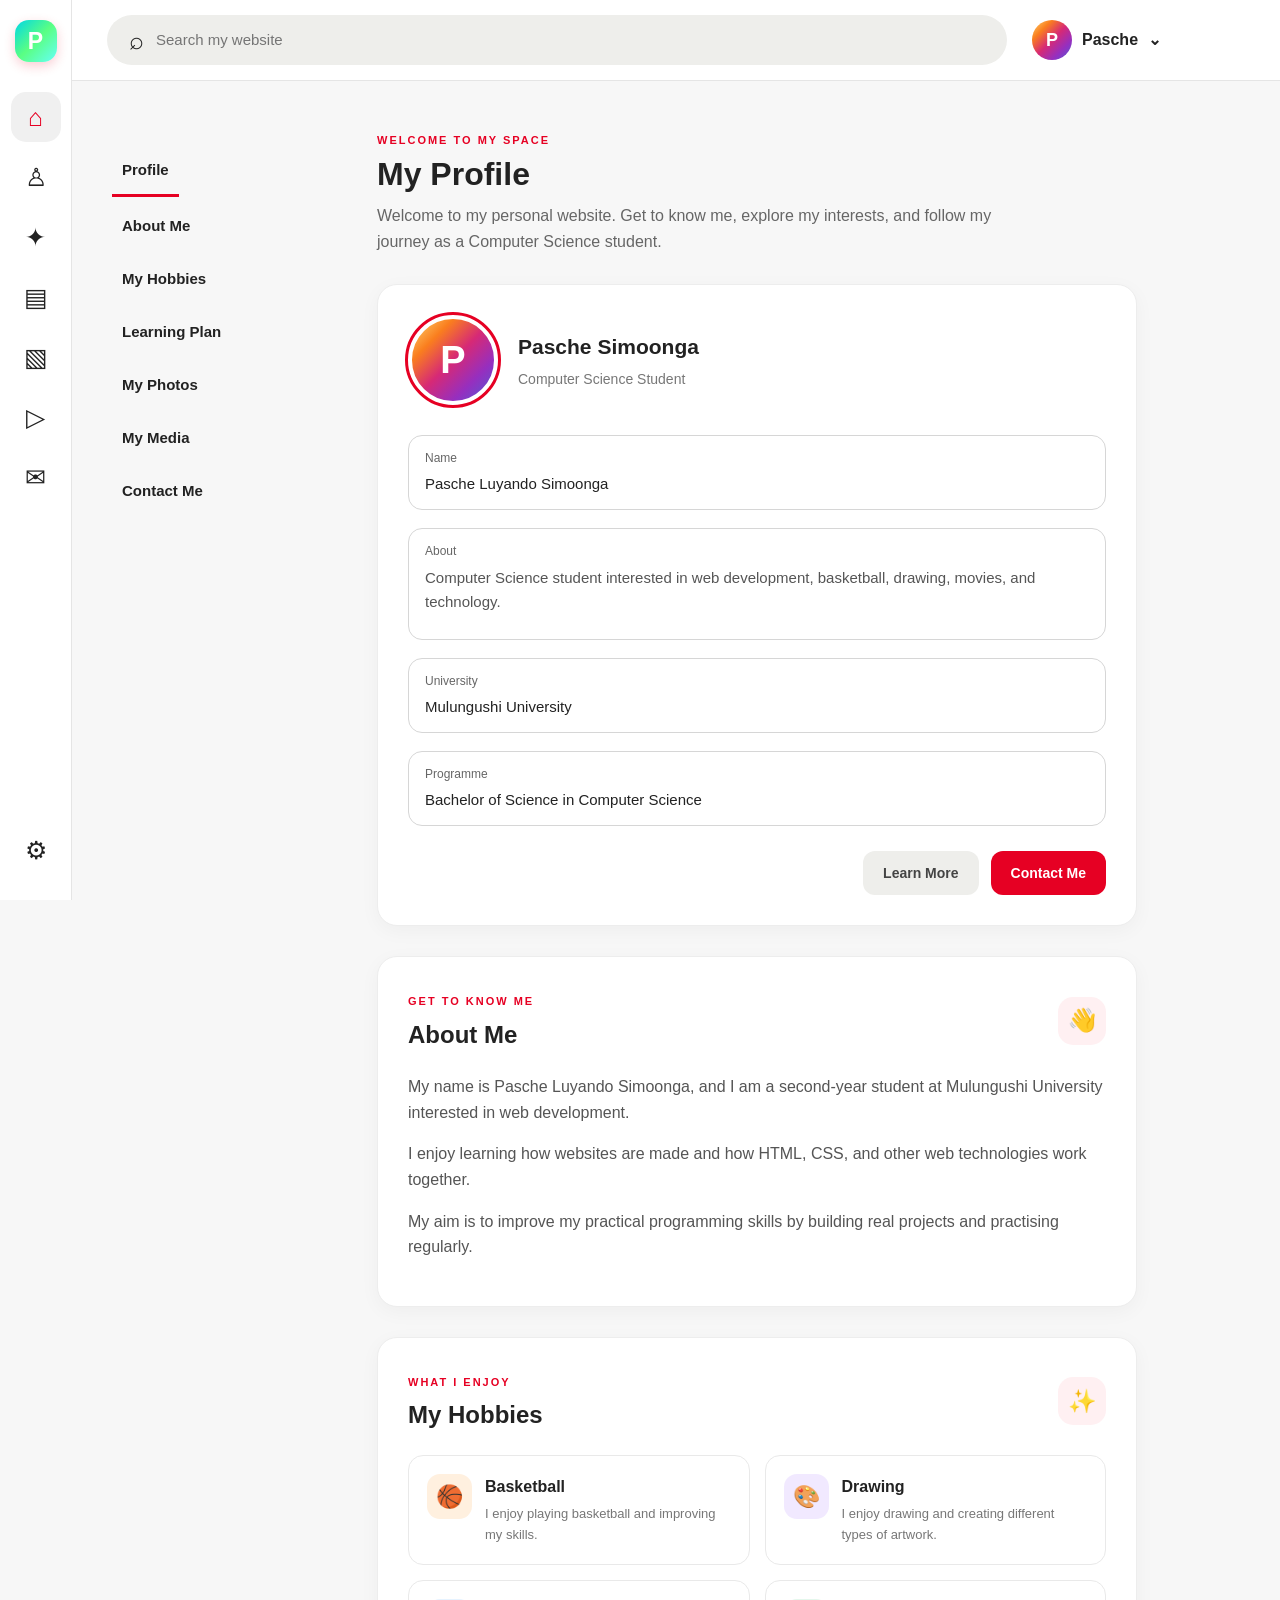
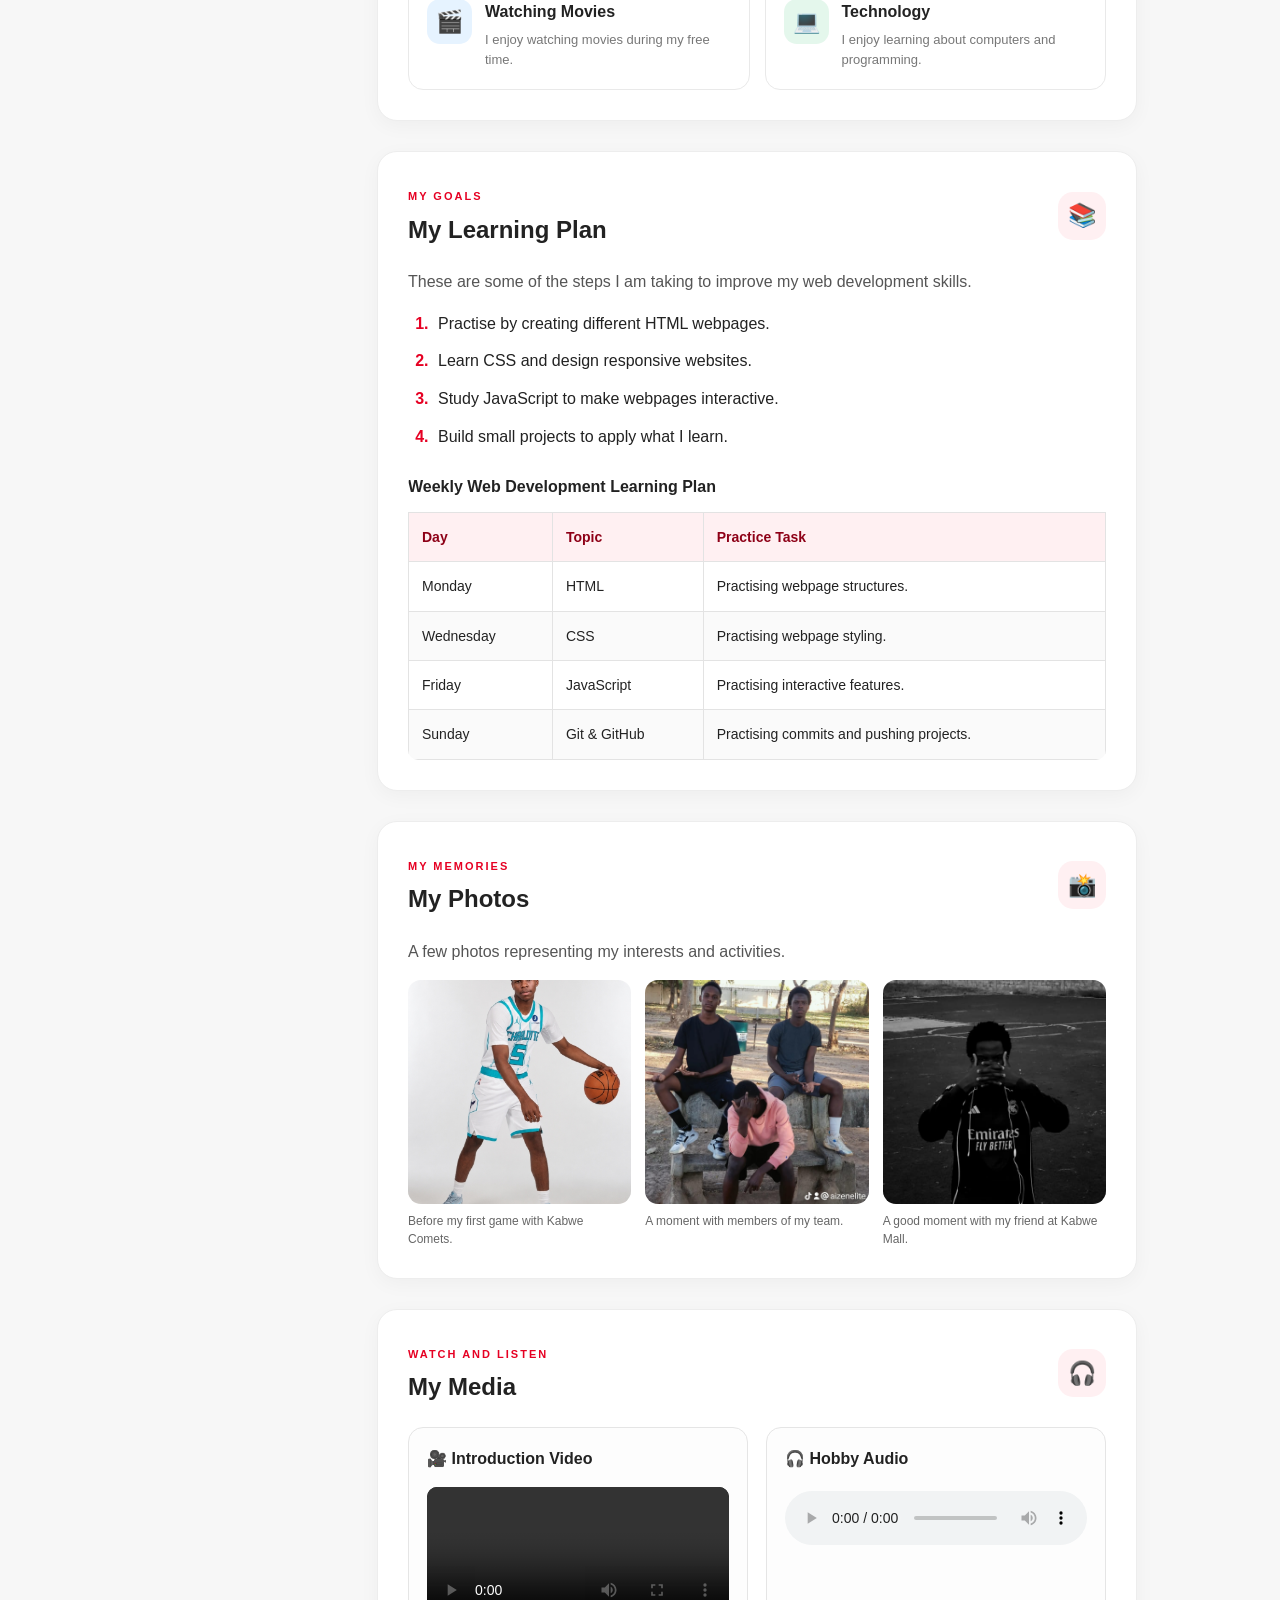
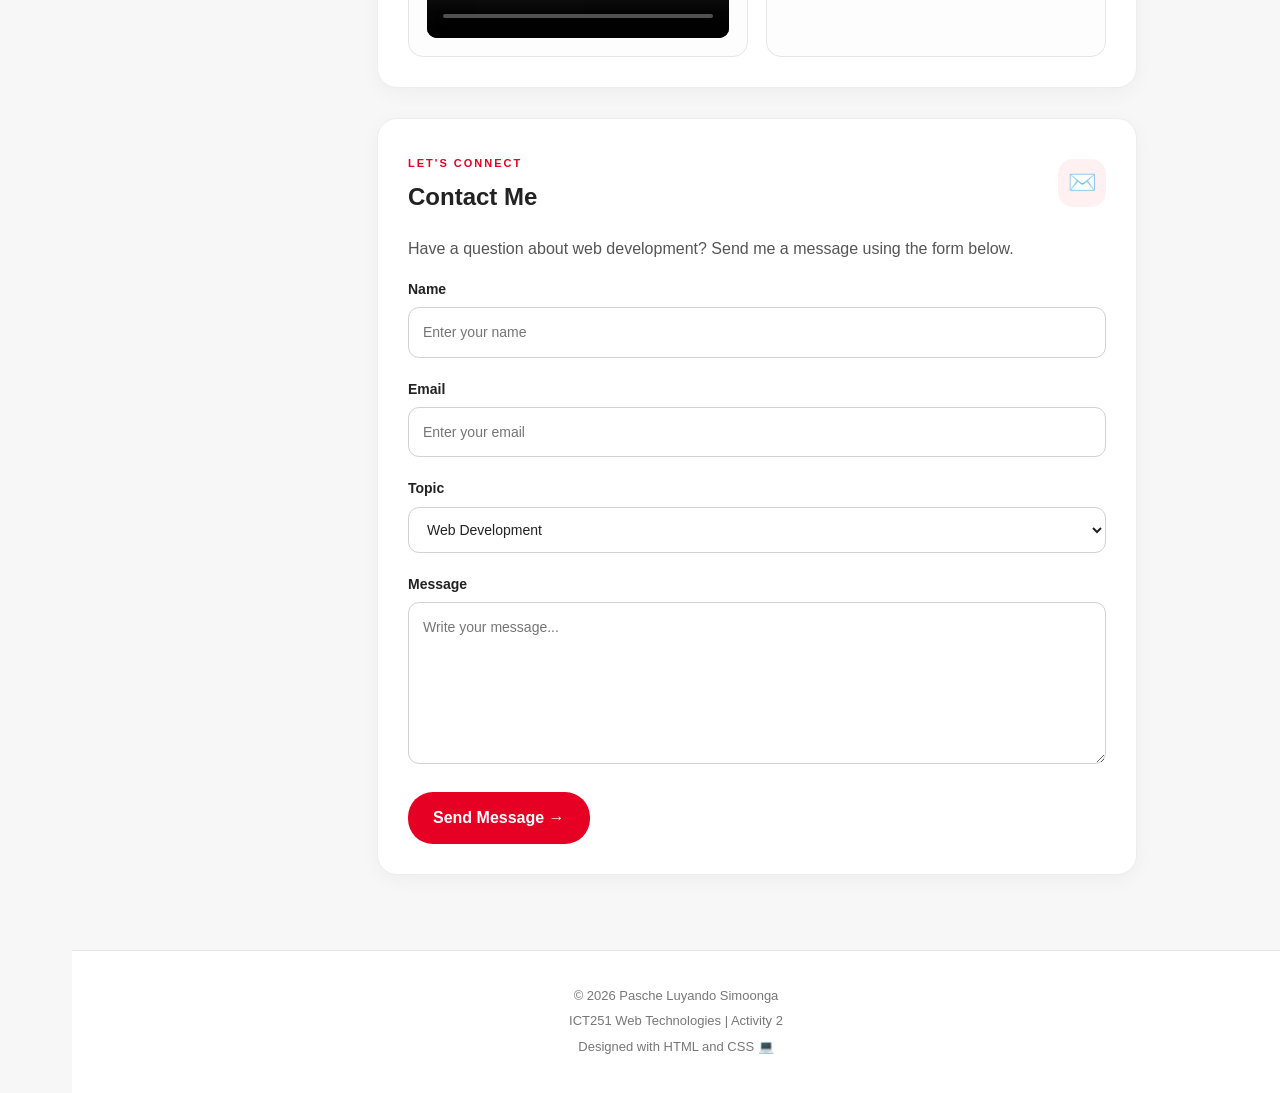
<file: Activity1_backup.html>
<!DOCTYPE html>
<html lang="en">

<head>
    <meta charset="UTF-8">
    <meta name="viewport" content="width=device-width, initial-scale=1.0">

    <title>Pasche Simoonga | Personal Website</title>

    <!-- External CSS -->
    <link rel="stylesheet" href="css/styles.css">
</head>

<body>

    <!-- =========================
         LEFT SIDEBAR
    ========================== -->

    <aside class="sidebar">

        <div class="logo">P</div>

        <a href="#home" class="side-icon active" title="Home">⌂</a>
        <a href="#about" class="side-icon" title="About Me">♙</a>
        <a href="#hobbies" class="side-icon" title="Hobbies">✦</a>
        <a href="#learning" class="side-icon" title="Learning">▤</a>
        <a href="#photos" class="side-icon" title="Photos">▧</a>
        <a href="#media" class="side-icon" title="Media">▷</a>
        <a href="#contact" class="side-icon" title="Contact">✉</a>

        <div class="sidebar-bottom">
            <a href="#contact" class="side-icon" title="Settings">⚙</a>
        </div>

    </aside>


    <!-- =========================
         MAIN PAGE
    ========================== -->

    <div class="page">


        <!-- =========================
             TOP BAR
        ========================== -->

        <header class="topbar">

            <div class="search-box">

                <span class="search-icon">⌕</span>

                <input
                    type="search"
                    placeholder="Search my website">

            </div>

            <div class="top-profile">

                <div class="mini-profile">
                    P
                </div>

                <span class="profile-name">
                    Pasche
                </span>

                <span>⌄</span>

            </div>

        </header>


        <!-- =========================
             MAIN CONTENT
        ========================== -->

        <main class="dashboard">


            <!-- =========================
                 NAVIGATION MENU
            ========================== -->

            <aside class="settings-menu">

                <a href="#home" class="selected">
                    Profile
                </a>

                <a href="#about">
                    About Me
                </a>

                <a href="#hobbies">
                    My Hobbies
                </a>

                <a href="#learning">
                    Learning Plan
                </a>

                <a href="#photos">
                    My Photos
                </a>

                <a href="#media">
                    My Media
                </a>

                <a href="#contact">
                    Contact Me
                </a>

            </aside>


            <!-- =========================
                 CONTENT AREA
            ========================== -->

            <div class="content-area">


                <!-- PAGE INTRODUCTION -->

                <div class="page-title">

                    <span class="eyebrow">
                        WELCOME TO MY SPACE
                    </span>

                    <h1>
                        My Profile
                    </h1>

                    <p>
                        Welcome to my personal website.
                        Get to know me, explore my interests,
                        and follow my journey as a Computer
                        Science student.
                    </p>

                </div>


                <!-- =========================
                     PROFILE
                ========================== -->

                <section id="home" class="profile-card">

                    <div class="profile-photo-area">

                        <div class="large-profile">
                            P
                        </div>

                        <div class="profile-heading">

                            <h2>
                                Pasche Simoonga
                            </h2>

                            <p>
                                Computer Science Student
                            </p>

                        </div>

                    </div>


                    <div class="profile-field">

                        <label>
                            Name
                        </label>

                        <div class="field-value">
                            Pasche Luyando Simoonga
                        </div>

                    </div>


                    <div class="profile-field">

                        <label>
                            About
                        </label>

                        <div class="field-value about-field">

                            Computer Science student interested
                            in web development, basketball,
                            drawing, movies, and technology.

                        </div>

                    </div>


                    <div class="profile-field">

                        <label>
                            University
                        </label>

                        <div class="field-value">
                            Mulungushi University
                        </div>

                    </div>


                    <div class="profile-field">

                        <label>
                            Programme
                        </label>

                        <div class="field-value">

                            Bachelor of Science in
                            Computer Science

                        </div>

                    </div>


                    <div class="profile-buttons">

                        <a href="#about" class="reset-button">
                            Learn More
                        </a>

                        <a href="#contact" class="save-button">
                            Contact Me
                        </a>

                    </div>

                </section>


                <!-- =========================
                     ABOUT ME
                ========================== -->

                <section id="about" class="information-card">

                    <div class="card-heading">

                        <div>

                            <span class="eyebrow">
                                GET TO KNOW ME
                            </span>

                            <h2>
                                About Me
                            </h2>

                        </div>

                        <span class="heading-icon">
                            👋
                        </span>

                    </div>


                    <p>
                        My name is Pasche Luyando Simoonga,
                        and I am a second-year student at
                        Mulungushi University interested in
                        web development.
                    </p>

                    <p>
                        I enjoy learning how websites are made
                        and how HTML, CSS, and other web
                        technologies work together.
                    </p>

                    <p>
                        My aim is to improve my practical
                        programming skills by building real
                        projects and practising regularly.
                    </p>

                </section>


                <!-- =========================
                     HOBBIES
                ========================== -->

                <section id="hobbies" class="information-card">

                    <div class="card-heading">

                        <div>

                            <span class="eyebrow">
                                WHAT I ENJOY
                            </span>

                            <h2>
                                My Hobbies
                            </h2>

                        </div>

                        <span class="heading-icon">
                            ✨
                        </span>

                    </div>


                    <div class="hobby-grid">


                        <article class="hobby">

                            <div class="hobby-icon basketball">
                                🏀
                            </div>

                            <div>

                                <h3>
                                    Basketball
                                </h3>

                                <p>
                                    I enjoy playing basketball
                                    and improving my skills.
                                </p>

                            </div>

                        </article>


                        <article class="hobby">

                            <div class="hobby-icon drawing">
                                🎨
                            </div>

                            <div>

                                <h3>
                                    Drawing
                                </h3>

                                <p>
                                    I enjoy drawing and creating
                                    different types of artwork.
                                </p>

                            </div>

                        </article>


                        <article class="hobby">

                            <div class="hobby-icon movies">
                                🎬
                            </div>

                            <div>

                                <h3>
                                    Watching Movies
                                </h3>

                                <p>
                                    I enjoy watching movies
                                    during my free time.
                                </p>

                            </div>

                        </article>


                        <article class="hobby">

                            <div class="hobby-icon technology">
                                💻
                            </div>

                            <div>

                                <h3>
                                    Technology
                                </h3>

                                <p>
                                    I enjoy learning about
                                    computers and programming.
                                </p>

                            </div>

                        </article>

                    </div>

                </section>


                <!-- =========================
                     LEARNING PLAN
                ========================== -->

                <section id="learning" class="information-card">

                    <div class="card-heading">

                        <div>

                            <span class="eyebrow">
                                MY GOALS
                            </span>

                            <h2>
                                My Learning Plan
                            </h2>

                        </div>

                        <span class="heading-icon">
                            📚
                        </span>

                    </div>


                    <p>
                        These are some of the steps I am taking
                        to improve my web development skills.
                    </p>


                    <ol class="learning-list">

                        <li>
                            Practise by creating different
                            HTML webpages.
                        </li>

                        <li>
                            Learn CSS and design responsive
                            websites.
                        </li>

                        <li>
                            Study JavaScript to make webpages
                            interactive.
                        </li>

                        <li>
                            Build small projects to apply
                            what I learn.
                        </li>

                    </ol>


                    <div class="table-container">

                        <table>

                            <caption>
                                Weekly Web Development
                                Learning Plan
                            </caption>

                            <thead>

                                <tr>

                                    <th>Day</th>

                                    <th>Topic</th>

                                    <th>Practice Task</th>

                                </tr>

                            </thead>


                            <tbody>

                                <tr>

                                    <td>
                                        Monday
                                    </td>

                                    <td>
                                        HTML
                                    </td>

                                    <td>
                                        Practising webpage
                                        structures.
                                    </td>

                                </tr>


                                <tr>

                                    <td>
                                        Wednesday
                                    </td>

                                    <td>
                                        CSS
                                    </td>

                                    <td>
                                        Practising webpage
                                        styling.
                                    </td>

                                </tr>


                                <tr>

                                    <td>
                                        Friday
                                    </td>

                                    <td>
                                        JavaScript
                                    </td>

                                    <td>
                                        Practising interactive
                                        features.
                                    </td>

                                </tr>


                                <tr>

                                    <td>
                                        Sunday
                                    </td>

                                    <td>
                                        Git & GitHub
                                    </td>

                                    <td>
                                        Practising commits and
                                        pushing projects.
                                    </td>

                                </tr>

                            </tbody>

                        </table>

                    </div>

                </section>


                <!-- =========================
                     PHOTOS
                ========================== -->

                <section id="photos" class="information-card">

                    <div class="card-heading">

                        <div>

                            <span class="eyebrow">
                                MY MEMORIES
                            </span>

                            <h2>
                                My Photos
                            </h2>

                        </div>

                        <span class="heading-icon">
                            📸
                        </span>

                    </div>


                    <p>
                        A few photos representing my interests
                        and activities.
                    </p>


                    <div class="photo-grid">


                        <figure>

                            <img
                                src="images/Pasche.jpeg"
                                alt="Pasche before his first basketball game">

                            <figcaption>
                                Before my first game
                                with Kabwe Comets.
                            </figcaption>

                        </figure>


                        <figure>

                            <img
                                src="images/Pasche2.jpeg"
                                alt="Pasche with members of his basketball team">

                            <figcaption>
                                A moment with members
                                of my team.
                            </figcaption>

                        </figure>


                        <figure>

                            <img
                                src="images/Pasche3.jpeg"
                                alt="Pasche with his friend at Kabwe Mall">

                            <figcaption>
                                A good moment with
                                my friend at Kabwe Mall.
                            </figcaption>

                        </figure>

                    </div>

                </section>


                <!-- =========================
                     MEDIA
                ========================== -->

                <section id="media" class="information-card">

                    <div class="card-heading">

                        <div>

                            <span class="eyebrow">
                                WATCH AND LISTEN
                            </span>

                            <h2>
                                My Media
                            </h2>

                        </div>

                        <span class="heading-icon">
                            🎧
                        </span>

                    </div>


                    <div class="media-grid">


                        <div class="media-box">

                            <h3>
                                🎥 Introduction Video
                            </h3>

                            <video controls>

                                <source
                                    src="videos/Intro.mp4"
                                    type="video/mp4">

                                Your browser does not
                                support video playback.

                            </video>

                        </div>


                        <div class="media-box">

                            <h3>
                                🎧 Hobby Audio
                            </h3>

                            <audio controls>

                                <source
                                    src="videos/Hobbies.aac"
                                    type="audio/aac">

                                Your browser does not
                                support audio playback.

                            </audio>

                        </div>

                    </div>

                </section>


                <!-- =========================
                     CONTACT
                ========================== -->

                <section id="contact" class="information-card">

                    <div class="card-heading">

                        <div>

                            <span class="eyebrow">
                                LET'S CONNECT
                            </span>

                            <h2>
                                Contact Me
                            </h2>

                        </div>

                        <span class="heading-icon">
                            ✉️
                        </span>

                    </div>


                    <p>
                        Have a question about web development?
                        Send me a message using the form below.
                    </p>


                    <form action="#" method="post">


                        <div class="form-group">

                            <label for="name">
                                Name
                            </label>

                            <input
                                type="text"
                                id="name"
                                name="name"
                                placeholder="Enter your name"
                                required>

                        </div>


                        <div class="form-group">

                            <label for="email">
                                Email
                            </label>

                            <input
                                type="email"
                                id="email"
                                name="email"
                                placeholder="Enter your email"
                                required>

                        </div>


                        <div class="form-group">

                            <label for="topic">
                                Topic
                            </label>

                            <select
                                id="topic"
                                name="topic">

                                <option value="web-development">
                                    Web Development
                                </option>

                                <option value="html">
                                    HTML
                                </option>

                                <option value="css">
                                    CSS
                                </option>

                                <option value="javascript">
                                    JavaScript
                                </option>

                                <option value="other">
                                    Other
                                </option>

                            </select>

                        </div>


                        <div class="form-group">

                            <label for="message">
                                Message
                            </label>

                            <textarea
                                id="message"
                                name="message"
                                rows="6"
                                placeholder="Write your message..."
                                required></textarea>

                        </div>


                        <button
                            type="submit"
                            class="send-button">

                            Send Message →

                        </button>

                    </form>

                </section>

            </div>

        </main>


        <!-- =========================
             FOOTER
        ========================== -->

        <footer>

            <p>
                © 2026 Pasche Luyando Simoonga
            </p>

            <p>
                ICT251 Web Technologies |
                Activity 2
            </p>

            <p>
                Designed with HTML and CSS 💻
            </p>

        </footer>

    </div>

</body>

</html>
</file>
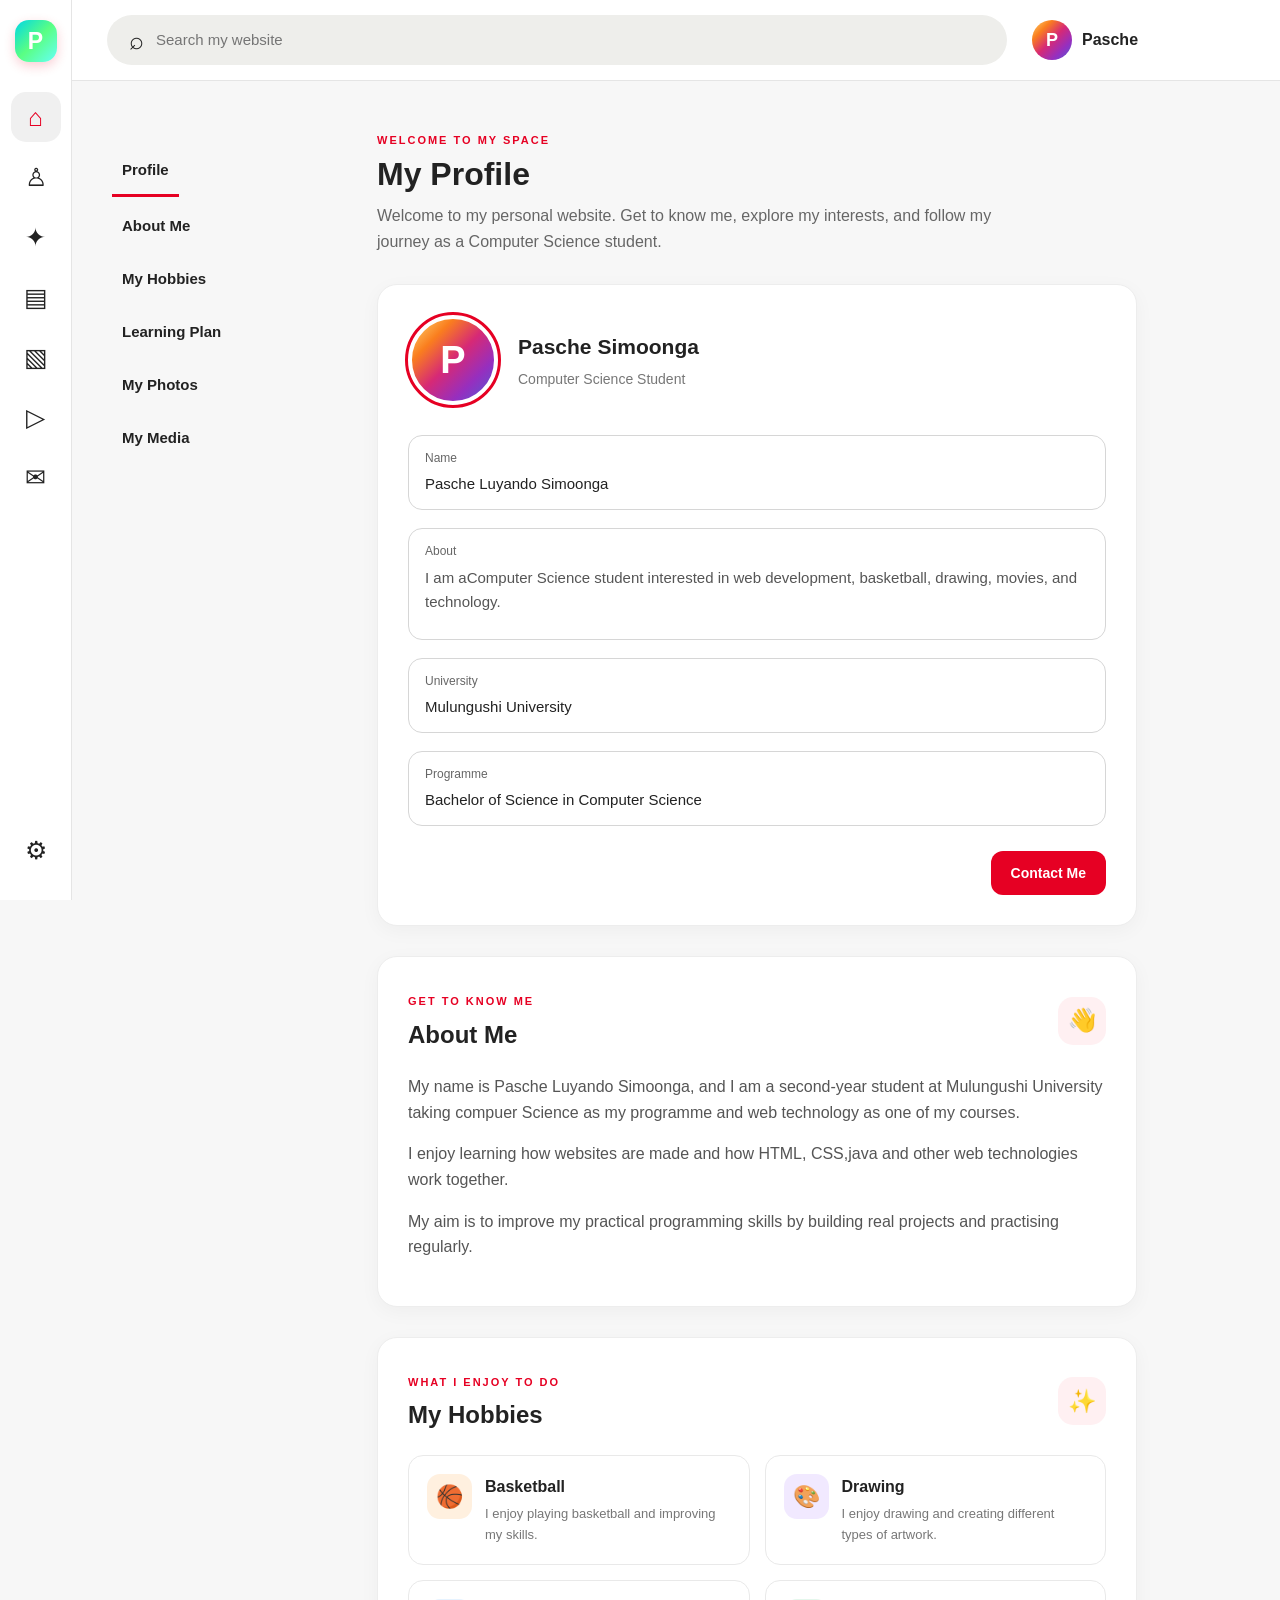
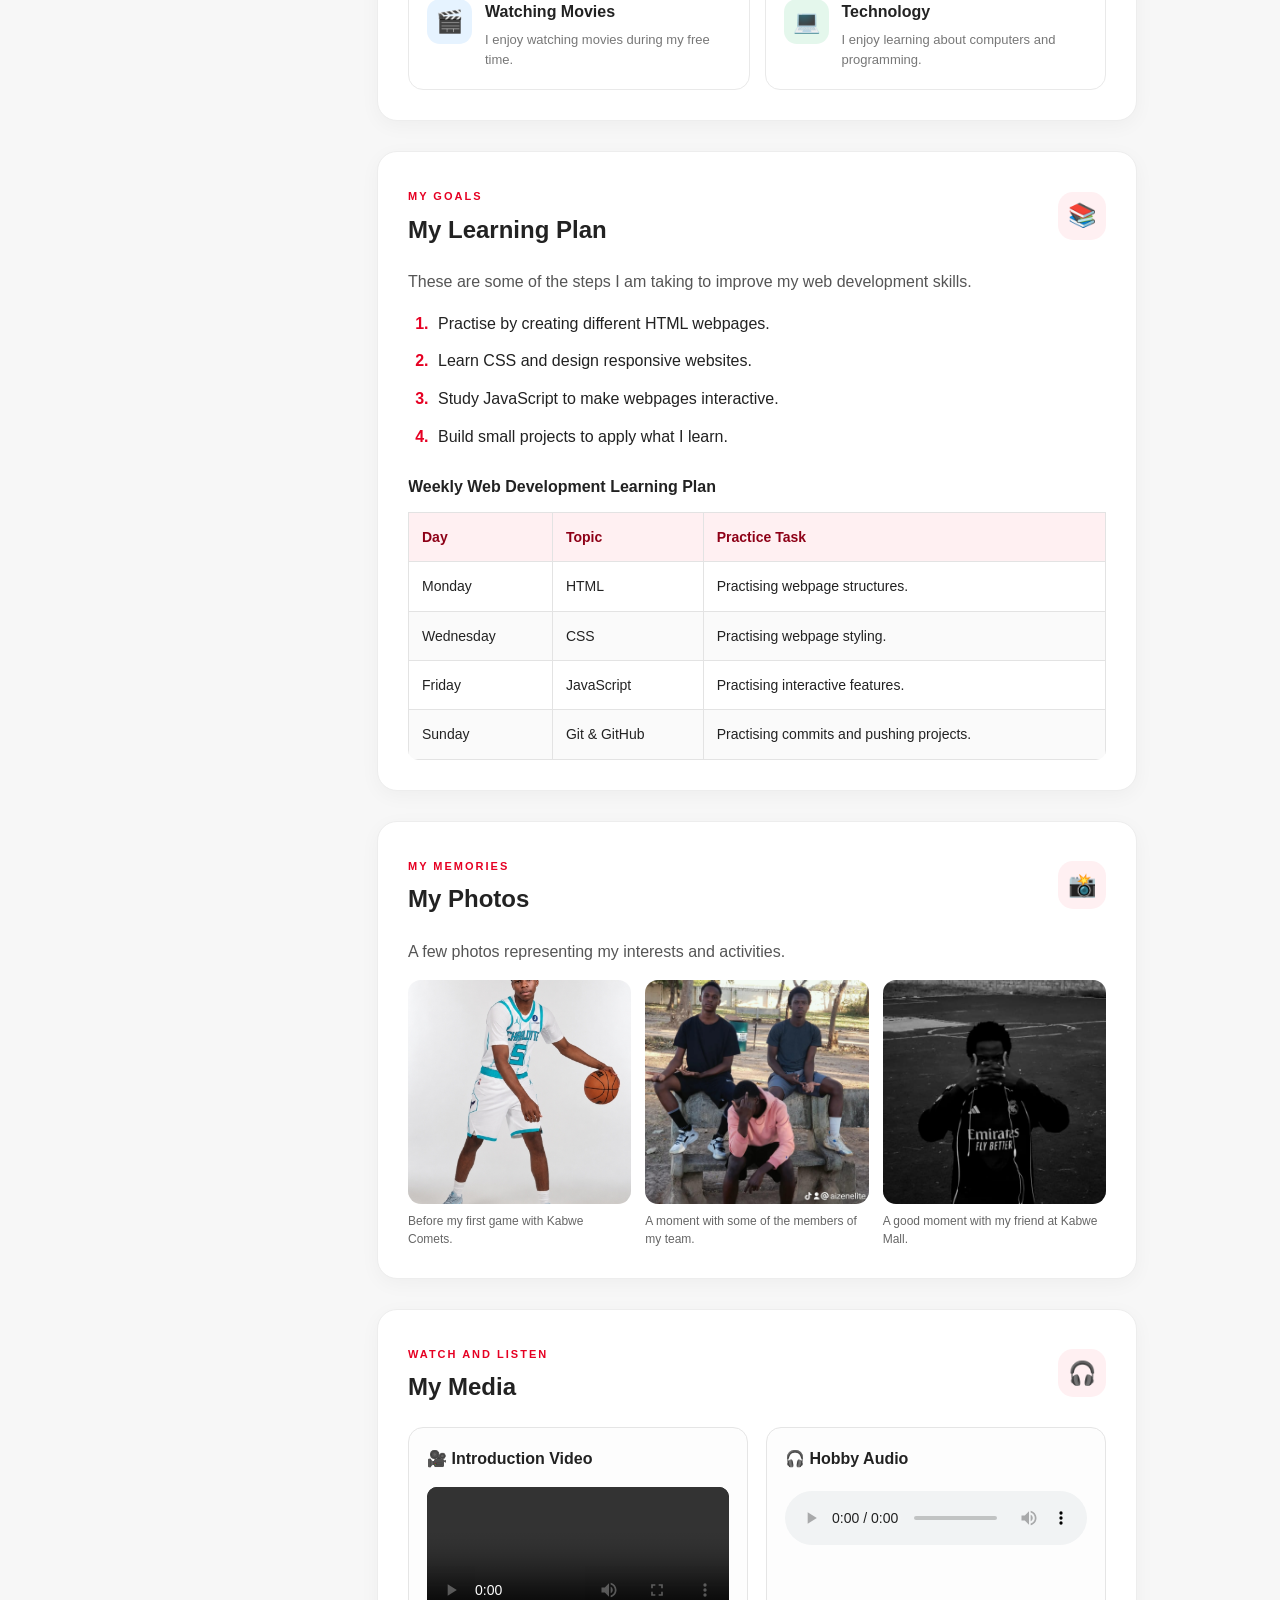
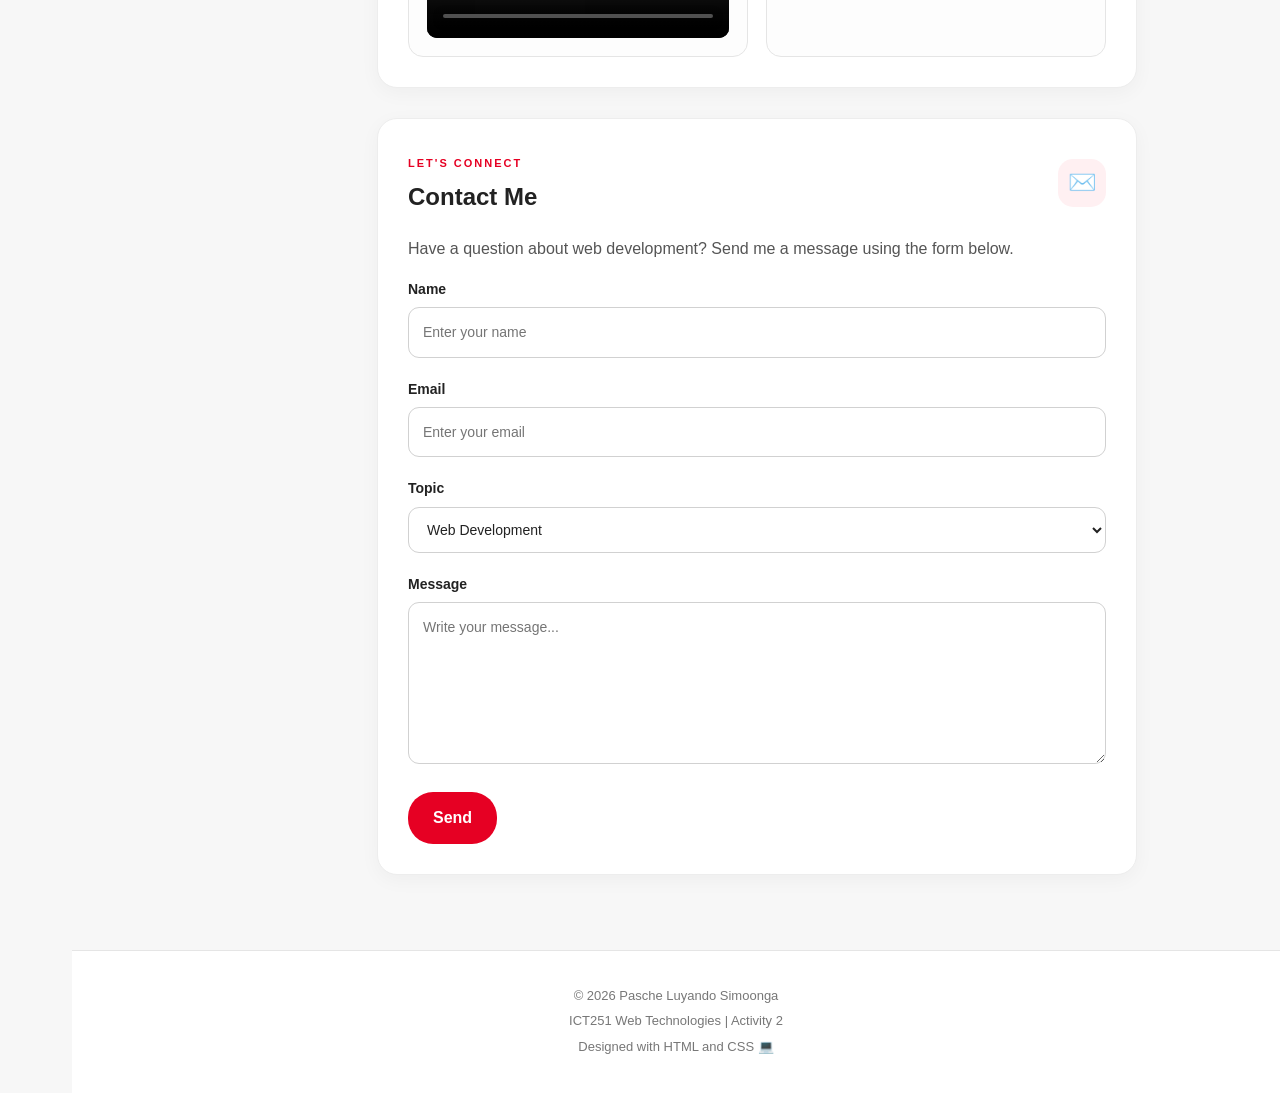
<file: Pasche's Website.html>
<!DOCTYPE html>
<html lang="en">

<head>
    <meta charset="UTF-8">
    <meta name="viewport" content="width=device-width, initial-scale=1.0">

    <title>Pasche Simoonga | Personal Website</title>

    <!-- External CSS -->
    <link rel="stylesheet" href="css/styles.css">
</head>

<body>

    <!-- =========================
         LEFT SIDEBAR
    ========================== -->

    <aside class="sidebar">

        <div class="logo">P</div>

        <a href="#home" class="side-icon active" title="Home">⌂</a>
        <a href="#about" class="side-icon" title="About Me">♙</a>
        <a href="#hobbies" class="side-icon" title="Hobbies">✦</a>
        <a href="#learning" class="side-icon" title="Learning">▤</a>
        <a href="#photos" class="side-icon" title="Photos">▧</a>
        <a href="#media" class="side-icon" title="Media">▷</a>
        <a href="#contact" class="side-icon" title="Contact">✉</a>

        <div class="sidebar-bottom">
            <a href="#contact" class="side-icon" title="Settings">⚙</a>
        </div>

    </aside>


    <!-- =========================
         MAIN PAGE
    ========================== -->

    <div class="page">


        <!-- =========================
             TOP BAR
        ========================== -->

        <header class="topbar">

            <div class="search-box">

                <span class="search-icon">⌕</span>

                <input
                    type="search"
                    placeholder="Search my website">

            </div>

            <div class="top-profile">

                <div class="mini-profile">
                    P
                </div>

                <span class="profile-name">
                    Pasche
                </span>

                

            </div>

        </header>


        <!-- =========================
             MAIN CONTENT
        ========================== -->

        <main class="dashboard">


            <!-- =========================
                 NAVIGATION MENU
            ========================== -->

            <aside class="settings-menu">

                <a href="#home" class="selected">
                    Profile
                </a>

                <a href="#about">
                    About Me
                </a>

                <a href="#hobbies">
                    My Hobbies
                </a>

                <a href="#learning">
                    Learning Plan
                </a>

                <a href="#photos">
                    My Photos
                </a>

                <a href="#media">
                    My Media
                </a>

                

            </aside>


            <!-- =========================
                 CONTENT AREA
            ========================== -->

            <div class="content-area">


                <!-- PAGE INTRODUCTION -->

                <div class="page-title">

                    <span class="eyebrow">
                        WELCOME TO MY SPACE
                    </span>

                    <h1>
                        My Profile
                    </h1>

                    <p>
                        Welcome to my personal website.
                        Get to know me, explore my interests,
                        and follow my journey as a Computer
                        Science student.
                    </p>

                </div>


                <!-- =========================
                     PROFILE
                ========================== -->

                <section id="home" class="profile-card">

                    <div class="profile-photo-area">

                        <div class="large-profile">
                            P
                        </div>

                        <div class="profile-heading">

                            <h2>
                                Pasche Simoonga
                            </h2>

                            <p>
                                Computer Science Student
                            </p>

                        </div>

                    </div>


                    <div class="profile-field">

                        <label>
                            Name
                        </label>

                        <div class="field-value">
                            Pasche Luyando Simoonga
                        </div>

                    </div>


                    <div class="profile-field">

                        <label>
                            About
                        </label>

                        <div class="field-value about-field">

                            I am aComputer Science student interested
                            in web development, basketball,
                            drawing, movies, and technology.

                        </div>

                    </div>


                    <div class="profile-field">

                        <label>
                            University
                        </label>

                        <div class="field-value">
                            Mulungushi University
                        </div>

                    </div>


                    <div class="profile-field">

                        <label>
                            Programme
                        </label>

                        <div class="field-value">

                            Bachelor of Science in
                            Computer Science

                        </div>

                    </div>


                    <div class="profile-buttons">

                        

                        <a href="#contact" class="save-button">
                            Contact Me
                        </a>

                    </div>

                </section>


                <!-- =========================
                     ABOUT ME
                ========================== -->

                <section id="about" class="information-card">

                    <div class="card-heading">

                        <div>

                            <span class="eyebrow">
                                GET TO KNOW ME
                            </span>

                            <h2>
                                About Me
                            </h2>

                        </div>

                        <span class="heading-icon">
                            👋
                        </span>

                    </div>


                    <p>
                        My name is Pasche Luyando Simoonga,
                        and I am a second-year student at
                        Mulungushi University taking compuer Science 
                        as my programme and web technology as one of 
                        my courses.
                    </p>

                    <p>
                        I enjoy learning how websites are made
                        and how HTML, CSS,java and other web
                        technologies work together.
                    </p>

                    <p>
                        My aim is to improve my practical
                        programming skills by building real
                        projects and practising regularly.
                    </p>

                </section>


                <!-- =========================
                     HOBBIES
                ========================== -->

                <section id="hobbies" class="information-card">

                    <div class="card-heading">

                        <div>

                            <span class="eyebrow">
                                WHAT I ENJOY TO DO
                            </span>

                            <h2>
                                My Hobbies
                            </h2>

                        </div>

                        <span class="heading-icon">
                            ✨
                        </span>

                    </div>


                    <div class="hobby-grid">


                        <article class="hobby">

                            <div class="hobby-icon basketball">
                                🏀
                            </div>

                            <div>

                                <h3>
                                    Basketball
                                </h3>

                                <p>
                                    I enjoy playing basketball
                                    and improving my skills.
                                </p>

                            </div>

                        </article>


                        <article class="hobby">

                            <div class="hobby-icon drawing">
                                🎨
                            </div>

                            <div>

                                <h3>
                                    Drawing
                                </h3>

                                <p>
                                    I enjoy drawing and creating
                                    different types of artwork.
                                </p>

                            </div>

                        </article>


                        <article class="hobby">

                            <div class="hobby-icon movies">
                                🎬
                            </div>

                            <div>

                                <h3>
                                    Watching Movies
                                </h3>

                                <p>
                                    I enjoy watching movies
                                    during my free time.
                                </p>

                            </div>

                        </article>


                        <article class="hobby">

                            <div class="hobby-icon technology">
                                💻
                            </div>

                            <div>

                                <h3>
                                    Technology
                                </h3>

                                <p>
                                    I enjoy learning about
                                    computers and programming.
                                </p>

                            </div>

                        </article>

                    </div>

                </section>


                <!-- =========================
                     LEARNING PLAN
                ========================== -->

                <section id="learning" class="information-card">

                    <div class="card-heading">

                        <div>

                            <span class="eyebrow">
                                MY GOALS
                            </span>

                            <h2>
                                My Learning Plan
                            </h2>

                        </div>

                        <span class="heading-icon">
                            📚
                        </span>

                    </div>


                    <p>
                        These are some of the steps I am taking
                        to improve my web development skills.
                    </p>


                    <ol class="learning-list">

                        <li>
                            Practise by creating different
                            HTML webpages.
                        </li>

                        <li>
                            Learn CSS and design responsive
                            websites.
                        </li>

                        <li>
                            Study JavaScript to make webpages
                            interactive.
                        </li>

                        <li>
                            Build small projects to apply
                            what I learn.
                        </li>

                    </ol>


                    <div class="table-container">

                        <table>

                            <caption>
                                Weekly Web Development
                                Learning Plan
                            </caption>

                            <thead>

                                <tr>

                                    <th>Day</th>

                                    <th>Topic</th>

                                    <th>Practice Task</th>

                                </tr>

                            </thead>


                            <tbody>

                                <tr>

                                    <td>
                                        Monday
                                    </td>

                                    <td>
                                        HTML
                                    </td>

                                    <td>
                                        Practising webpage
                                        structures.
                                    </td>

                                </tr>


                                <tr>

                                    <td>
                                        Wednesday
                                    </td>

                                    <td>
                                        CSS
                                    </td>

                                    <td>
                                        Practising webpage
                                        styling.
                                    </td>

                                </tr>


                                <tr>

                                    <td>
                                        Friday
                                    </td>

                                    <td>
                                        JavaScript
                                    </td>

                                    <td>
                                        Practising interactive
                                        features.
                                    </td>

                                </tr>


                                <tr>

                                    <td>
                                        Sunday
                                    </td>

                                    <td>
                                        Git & GitHub
                                    </td>

                                    <td>
                                        Practising commits and
                                        pushing projects.
                                    </td>

                                </tr>

                            </tbody>

                        </table>

                    </div>

                </section>


                <!-- =========================
                     PHOTOS
                ========================== -->

                <section id="photos" class="information-card">

                    <div class="card-heading">

                        <div>

                            <span class="eyebrow">
                                MY MEMORIES
                            </span>

                            <h2>
                                My Photos
                            </h2>

                        </div>

                        <span class="heading-icon">
                            📸
                        </span>

                    </div>


                    <p>
                        A few photos representing my interests
                        and activities.
                    </p>


                    <div class="photo-grid">


                        <figure>

                            <img
                                src="images/Pasche.jpeg"
                                alt="Pasche before his first basketball game">

                            <figcaption>
                                Before my first game
                                with Kabwe Comets.
                            </figcaption>

                        </figure>


                        <figure>

                            <img
                                src="images/Pasche2.jpeg"
                                alt="Pasche with members of his basketball team">

                            <figcaption>
                                A moment with some of the  members
                                of my team.
                            </figcaption>

                        </figure>


                        <figure>

                            <img
                                src="images/Pasche3.jpeg"
                                alt="Pasche with his friend at Kabwe Mall">

                            <figcaption>
                                A good moment with
                                my friend at Kabwe Mall.
                            </figcaption>

                        </figure>

                    </div>

                </section>


                <!-- =========================
                     MEDIA
                ========================== -->

                <section id="media" class="information-card">

                    <div class="card-heading">

                        <div>

                            <span class="eyebrow">
                                WATCH AND LISTEN
                            </span>

                            <h2>
                                My Media
                            </h2>

                        </div>

                        <span class="heading-icon">
                            🎧
                        </span>

                    </div>


                    <div class="media-grid">


                        <div class="media-box">

                            <h3>
                                🎥 Introduction Video
                            </h3>

                            <video controls>

                                <source
                                    src="videos/Intro.mp4"
                                    type="video/mp4">

                                Your browser does not
                                support video playback.

                            </video>

                        </div>


                        <div class="media-box">

                            <h3>
                                🎧 Hobby Audio
                            </h3>

                            <audio controls>

                                <source
                                    src="videos/Hobbies.aac"
                                    type="audio/aac">

                                Your browser does not
                                support audio playback.

                            </audio>

                        </div>

                    </div>

                </section>


                <!-- =========================
                     CONTACT
                ========================== -->

                <section id="contact" class="information-card">

                    <div class="card-heading">

                        <div>

                            <span class="eyebrow">
                                LET'S CONNECT
                            </span>

                            <h2>
                                Contact Me
                            </h2>

                        </div>

                        <span class="heading-icon">
                            ✉️
                        </span>

                    </div>


                    <p>
                        Have a question about web development?
                        Send me a message using the form below.
                    </p>


                    <form action="#" method="post">


                        <div class="form-group">

                            <label for="name">
                                Name
                            </label>

                            <input
                                type="text"
                                id="name"
                                name="name"
                                placeholder="Enter your name"
                                required>

                        </div>


                        <div class="form-group">

                            <label for="email">
                                Email
                            </label>

                            <input
                                type="email"
                                id="email"
                                name="email"
                                placeholder="Enter your email"
                                required>

                        </div>


                        <div class="form-group">

                            <label for="topic">
                                Topic
                            </label>

                            <select
                                id="topic"
                                name="topic">

                                <option value="web-development">
                                    Web Development
                                </option>

                                <option value="html">
                                    HTML
                                </option>

                                <option value="css">
                                    CSS
                                </option>

                                <option value="javascript">
                                    JavaScript
                                </option>

                                <option value="other">
                                    Other
                                </option>

                            </select>

                        </div>


                        <div class="form-group">

                            <label for="message">
                                Message
                            </label>

                            <textarea
                                id="message"
                                name="message"
                                rows="6"
                                placeholder="Write your message..."
                                required></textarea>

                        </div>


                        <button
                            type="submit"
                            class="send-button">

                            Send

                        </button>

                    </form>

                </section>

            </div>

        </main>


        <!-- =========================
             FOOTER
        ========================== -->

        <footer>

            <p>
                © 2026 Pasche Luyando Simoonga
            </p>

            <p>
                ICT251 Web Technologies |
                Activity 2
            </p>

            <p>
                Designed with HTML and CSS 💻
            </p>

        </footer>

    </div>

</body>

</html>
</file>
<file: css/styles.css>
/* ==========================================
   PASCHE SIMOONGA
   PERSONAL WEBSITE
   PINTEREST-INSPIRED DESIGN
========================================== */


/* ==========================================
   GENERAL SETTINGS
========================================== */

* {
    box-sizing: border-box;
}

html {
    scroll-behavior: smooth;
    scroll-padding-top: 100px;
}

body {
    margin: 0;

    font-family:
        Arial,
        Helvetica,
        sans-serif;

    color: #222;

    background: #f7f7f7;

    line-height: 1.6;
}

a {
    transition: 0.2s ease;
}

button,
input,
select,
textarea {
    font: inherit;
}


/* ==========================================
   LEFT SIDEBAR
========================================== */

.sidebar {
    position: fixed;

    left: 0;
    top: 0;
    bottom: 0;

    width: 72px;

    background: white;

    border-right: 1px solid #e5e5e5;

    display: flex;

    flex-direction: column;

    align-items: center;

    padding: 20px 0;

    z-index: 1000;
}


/* LOGO */

.logo {
    width: 42px;
    height: 42px;

    border-radius: 14px;

    display: flex;

    justify-content: center;
    align-items: center;

    margin-bottom: 25px;

    color: rgb(255, 255, 255);

    font-size: 23px;

    font-weight: bold;

    background:
        linear-gradient(
            135deg,
            #00d7e6,
            #5aff83,
            #65fff7
        );

    box-shadow:
        0 4px 12px
        rgba(230, 0, 35, 0.2);
}


/* SIDEBAR ICONS */

.side-icon {
    width: 50px;
    height: 50px;

    margin: 5px 0;

    border-radius: 15px;

    display: flex;

    justify-content: center;
    align-items: center;

    color: #222;

    text-decoration: none;

    font-size: 25px;

    transition: 0.2s;
}

.side-icon:hover {
    background: #f0f0f0;

    transform: scale(1.05);
}

.side-icon.active {
    background: #f0f0f0;

    color: #e60023;
}

.sidebar-bottom {
    margin-top: auto;
}


/* ==========================================
   MAIN PAGE
========================================== */

.page {
    margin-left: 72px;

    min-height: 100vh;
}


/* ==========================================
   TOP BAR
========================================== */

.topbar {
    min-height: 80px;

    background: white;

    border-bottom: 1px solid #e5e5e5;

    display: flex;

    align-items: center;

    gap: 25px;

    padding: 15px 35px;

    position: sticky;

    top: 0;

    z-index: 900;
}


/* SEARCH */

.search-box {
    height: 50px;

    flex: 1;

    max-width: 900px;

    background: #eeeeeb;

    border: 2px solid transparent;

    border-radius: 25px;

    display: flex;

    align-items: center;

    padding: 0 20px;

    transition: 0.2s;
}

.search-box:focus-within {
    background: rgba(90, 220, 243, 0.671);

    border-color: #777;
}

.search-icon {
    font-size: 25px;

    margin-right: 10px;
}

.search-box input {
    border: none;

    outline: none;

    background: transparent;

    width: 100%;

    font-size: 15px;
}


/* TOP PROFILE */

.top-profile {
    display: flex;

    align-items: center;

    gap: 10px;

    white-space: nowrap;

    font-weight: 600;
}

.mini-profile {
    width: 40px;
    height: 40px;

    border-radius: 50%;

    display: flex;

    justify-content: center;
    align-items: center;

    color: white;

    font-weight: bold;

    font-size: 18px;

    background:
        linear-gradient(
            135deg,
            #feda75,
            #fa7e1e,
            #d62976,
            #962fbf,
            #4f5bd5
        );
}


/* ==========================================
   DASHBOARD
========================================== */

.dashboard {
    display: grid;

    grid-template-columns:
        220px minmax(0, 1fr);

    gap: 45px;

    max-width: 1300px;

    margin: 0 auto;

    padding: 45px 40px;
}


/* ==========================================
   INNER NAVIGATION
========================================== */

.settings-menu {
    display: flex;

    flex-direction: column;

    gap: 5px;

    padding-top: 20px;
}

.settings-menu a {
    color: #222;

    text-decoration: none;

    font-size: 15px;

    font-weight: 600;

    padding: 12px 10px;

    border-radius: 8px;
}

.settings-menu a:hover {
    background: #eeeeeb;
}

.settings-menu a.selected {
    border-bottom:
        3px solid #e60023;

    border-radius: 0;

    width: fit-content;
}


/* ==========================================
   CONTENT AREA
========================================== */

.content-area {
    width: 100%;

    max-width: 760px;

    min-width: 0;
}


/* PAGE TITLE */

.page-title {
    margin-bottom: 30px;
}

.eyebrow {
    display: inline-block;

    color: #e60023;

    font-size: 11px;

    font-weight: bold;

    letter-spacing: 2px;

    margin-bottom: 5px;
}

.page-title h1 {
    font-size: 32px;

    line-height: 1.2;

    margin: 0 0 10px;
}

.page-title p {
    margin: 0;

    color: #666;

    max-width: 620px;
}


/* ==========================================
   PROFILE CARD
========================================== */

.profile-card {
    background: white;

    border: 1px solid #ededed;

    border-radius: 20px;

    padding: 30px;

    margin-bottom: 30px;

    box-shadow:
        0 5px 20px
        rgba(0, 0, 0, 0.04);
}

.profile-photo-area {
    display: flex;

    align-items: center;

    gap: 20px;

    margin-bottom: 30px;
}


/* PROFILE PHOTO */

.large-profile {
    width: 90px;
    height: 90px;

    flex-shrink: 0;

    border-radius: 50%;

    border: 4px solid white;

    outline:
        3px solid #e60023;

    display: flex;

    justify-content: center;
    align-items: center;

    color: white;

    font-size: 38px;

    font-weight: bold;

    background:
        linear-gradient(
            135deg,
            #feda75,
            #fa7e1e,
            #d62976,
            #962fbf,
            #4f5bd5
        );
}

.profile-heading h2 {
    margin: 0;

    font-size: 21px;
}

.profile-heading p {
    margin: 4px 0 0;

    color: #777;

    font-size: 14px;
}


/* ==========================================
   PROFILE FIELDS
========================================== */

.profile-field {
    border:
        1px solid #d6d6d6;

    border-radius: 14px;

    padding: 13px 16px;

    margin-bottom: 18px;

    background: white;

    transition: 0.2s;
}

.profile-field:hover {
    border-color: #999;
}

.profile-field label {
    display: block;

    color: #666;

    font-size: 12px;

    margin-bottom: 4px;
}

.field-value {
    font-size: 15px;

    overflow-wrap: anywhere;
}

.about-field {
    color: #555;

    min-height: 60px;
}


/* ==========================================
   PROFILE BUTTONS
========================================== */

.profile-buttons {
    display: flex;

    justify-content: flex-end;

    flex-wrap: wrap;

    gap: 12px;

    margin-top: 25px;
}

.reset-button,
.save-button {
    display: inline-block;

    text-decoration: none;

    text-align: center;

    border: none;

    padding: 11px 20px;

    border-radius: 12px;

    font-size: 14px;

    font-weight: bold;

    cursor: pointer;
}

.reset-button {
    background: #eeeeeb;

    color: #444;
}

.reset-button:hover {
    background: #deded9;
}

.save-button {
    background: #e60023;

    color: white;
}

.save-button:hover {
    background: #bd001c;

    transform: translateY(-2px);
}


/* ==========================================
   INFORMATION CARDS
========================================== */

.information-card {
    background: white;

    border: 1px solid #ededed;

    border-radius: 20px;

    padding: 30px;

    margin-bottom: 30px;

    box-shadow:
        0 5px 20px
        rgba(0, 0, 0, 0.04);
}

.card-heading {
    display: flex;

    justify-content: space-between;

    align-items: center;

    gap: 15px;

    margin-bottom: 20px;
}

.card-heading h2 {
    margin: 0;

    font-size: 24px;
}

.heading-icon {
    width: 48px;
    height: 48px;

    flex-shrink: 0;

    border-radius: 15px;

    display: flex;

    justify-content: center;
    align-items: center;

    background: #fff0f2;

    font-size: 23px;
}

.information-card > p {
    color: #555;
}


/* ==========================================
   HOBBIES
========================================== */

.hobby-grid {
    display: grid;

    grid-template-columns:
        repeat(2, minmax(0, 1fr));

    gap: 15px;
}

.hobby {
    display: flex;

    align-items: flex-start;

    gap: 13px;

    padding: 18px;

    border:
        1px solid #e9e9e9;

    border-radius: 15px;

    background: white;

    transition: 0.25s;
}

.hobby:hover {
    border-color: #f0b6c0;

    background: #fff9fa;

    transform: translateY(-3px);

    box-shadow:
        0 8px 18px
        rgba(0, 0, 0, 0.05);
}

.hobby-icon {
    width: 45px;
    height: 45px;

    flex-shrink: 0;

    border-radius: 13px;

    display: flex;

    justify-content: center;
    align-items: center;

    font-size: 22px;
}

.basketball {
    background: #fff0df;
}

.drawing {
    background: #f1e9ff;
}

.movies {
    background: #e6f3ff;
}

.technology {
    background: #e4f7ec;
}

.hobby h3 {
    margin: 0;

    font-size: 16px;
}

.hobby p {
    margin: 5px 0 0;

    color: #777;

    font-size: 13px;
}


/* ==========================================
   LEARNING PLAN
========================================== */

.learning-list {
    padding-left: 25px;
}

.learning-list li {
    margin-bottom: 12px;

    padding-left: 5px;
}

.learning-list li::marker {
    color: #e60023;

    font-weight: bold;
}

.table-container {
    overflow-x: auto;

    margin-top: 25px;

    border-radius: 10px;
}

table {
    width: 100%;

    min-width: 550px;

    border-collapse: collapse;

    background: white;
}

caption {
    text-align: left;

    font-weight: bold;

    padding-bottom: 12px;
}

th,
td {
    padding: 13px;

    border: 1px solid #e3e3e3;

    text-align: left;

    font-size: 14px;
}

th {
    background: #fff0f2;

    color: #8e0017;
}

tbody tr:nth-child(even) {
    background: #fafafa;
}

tbody tr:hover {
    background: #fff5f6;
}


/* ==========================================
   PHOTOS
========================================== */

.photo-grid {
    display: grid;

    grid-template-columns:
        repeat(3, minmax(0, 1fr));

    gap: 14px;
}

.photo-grid figure {
    min-width: 0;

    margin: 0;
}

.photo-grid img {
    display: block;

    width: 100%;

    aspect-ratio: 1 / 1;

    object-fit: cover;

    border-radius: 13px;

    background: #eeeeee;

    transition: 0.3s;
}

.photo-grid img:hover {
    transform: scale(1.03);

    box-shadow:
        0 8px 20px
        rgba(0, 0, 0, 0.15);
}

.photo-grid figcaption {
    color: #666;

    font-size: 12px;

    line-height: 1.5;

    margin-top: 8px;
}


/* ==========================================
   MEDIA
========================================== */

.media-grid {
    display: grid;

    grid-template-columns:
        repeat(2, minmax(0, 1fr));

    gap: 18px;
}

.media-box {
    min-width: 0;

    border:
        1px solid #e5e5e5;

    border-radius: 15px;

    padding: 18px;

    background: #fdfdfd;
}

.media-box h3 {
    margin-top: 0;

    font-size: 16px;
}

video {
    display: block;

    width: 100%;

    max-height: 350px;

    border-radius: 10px;

    background: #111;
}

audio {
    display: block;

    width: 100%;

    margin-top: 20px;
}


/* ==========================================
   CONTACT FORM
========================================== */

.form-group {
    margin-bottom: 20px;
}

.form-group label {
    display: block;

    margin-bottom: 7px;

    font-weight: bold;

    font-size: 14px;
}

.form-group input,
.form-group select,
.form-group textarea {
    width: 100%;

    padding: 13px 14px;

    border:
        1px solid #d1d1d1;

    border-radius: 11px;

    outline: none;

    background: white;

    font-size: 14px;

    color: #222;

    transition: 0.2s;
}

.form-group input:focus,
.form-group select:focus,
.form-group textarea:focus {
    border-color: #e60023;

    box-shadow:
        0 0 0 3px
        rgba(230, 0, 35, 0.1);
}

.form-group textarea {
    resize: vertical;
}


/* SEND BUTTON */

.send-button {
    border: none;

    border-radius: 25px;

    padding: 13px 25px;

    background: #e60023;

    color: white;

    font-weight: bold;

    cursor: pointer;

    transition: 0.2s;
}

.send-button:hover {
    background: #bd001c;

    transform: translateY(-2px);
}


/* ==========================================
   FOOTER
========================================== */

footer {
    text-align: center;

    padding: 30px 20px;

    color: #777;

    background: white;

    border-top:
        1px solid #e5e5e5;

    font-size: 13px;
}

footer p {
    margin: 5px;
}


/* ==========================================
   RESPONSIVE DESIGN
========================================== */

@media (max-width: 1000px) {

    .dashboard {
        grid-template-columns:
            180px minmax(0, 1fr);

        gap: 25px;

        padding: 35px 25px;
    }

    .topbar {
        padding: 15px 25px;
    }

    .profile-card,
    .information-card {
        padding: 25px;
    }
}


@media (max-width: 750px) {

    .dashboard {
        grid-template-columns: 1fr;

        gap: 20px;

        padding: 25px 20px;
    }

    .settings-menu {
        flex-direction: row;

        gap: 8px;

        overflow-x: auto;

        padding:
            0 0 12px;

        border-bottom:
            1px solid #e5e5e5;
    }

    .settings-menu a {
        white-space: nowrap;

        font-size: 13px;
    }

    .settings-menu a.selected {
        width: auto;
    }

    .content-area {
        max-width: 100%;
    }

    .hobby-grid {
        grid-template-columns: 1fr 1fr;
    }
}


@media (max-width: 550px) {

    .sidebar {
        width: 58px;

        padding-top: 15px;
    }

    .logo {
        width: 36px;
        height: 36px;

        font-size: 20px;

        margin-bottom: 18px;
    }

    .side-icon {
        width: 43px;
        height: 43px;

        font-size: 22px;
    }

    .page {
        margin-left: 58px;
    }

    .topbar {
        min-height: 65px;

        padding: 10px;

        gap: 10px;
    }

    .search-box {
        height: 42px;

        padding: 0 12px;
    }

    .search-box input {
        font-size: 13px;
    }

    .search-icon {
        font-size: 20px;

        margin-right: 5px;
    }

    .top-profile {
        gap: 5px;
    }

    .top-profile .profile-name,
    .top-profile > span:last-child {
        display: none;
    }

    .mini-profile {
        width: 34px;
        height: 34px;
    }

    .dashboard {
        padding: 22px 12px;
    }

    .page-title h1 {
        font-size: 27px;
    }

    .profile-card,
    .information-card {
        padding: 18px;

        border-radius: 15px;

        margin-bottom: 20px;
    }

    .profile-photo-area {
        gap: 15px;
    }

    .large-profile {
        width: 70px;
        height: 70px;

        font-size: 30px;
    }

    .profile-heading h2 {
        font-size: 17px;
    }

    .profile-buttons {
        justify-content: stretch;
    }

    .profile-buttons a {
        flex: 1;

        padding: 10px 8px;

        font-size: 12px;
    }

    .hobby-grid,
    .media-grid {
        grid-template-columns: 1fr;
    }

    .photo-grid {
        grid-template-columns:
            repeat(2, minmax(0, 1fr));
    }

    .card-heading h2 {
        font-size: 21px;
    }

    .heading-icon {
        width: 40px;
        height: 40px;
    }

    th,
    td {
        padding: 10px;

        font-size: 12px;
    }
}
</file>
